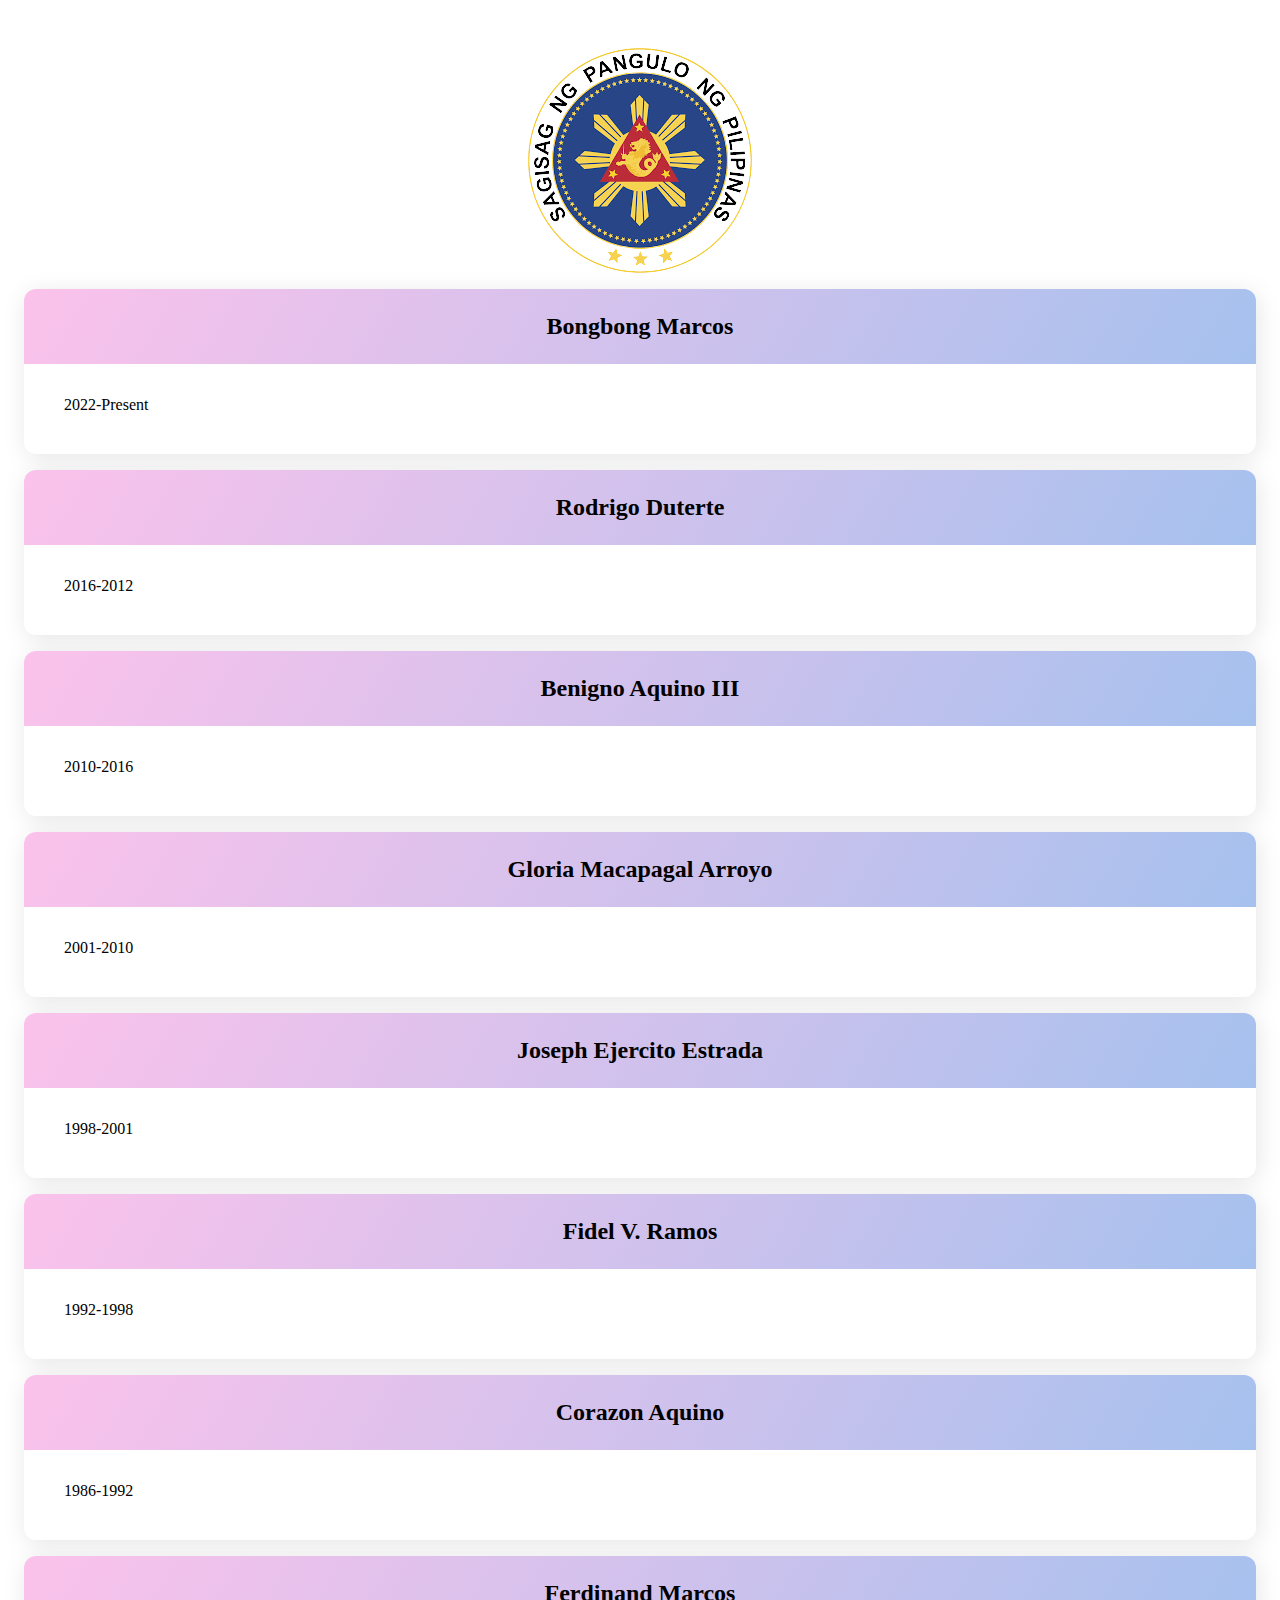
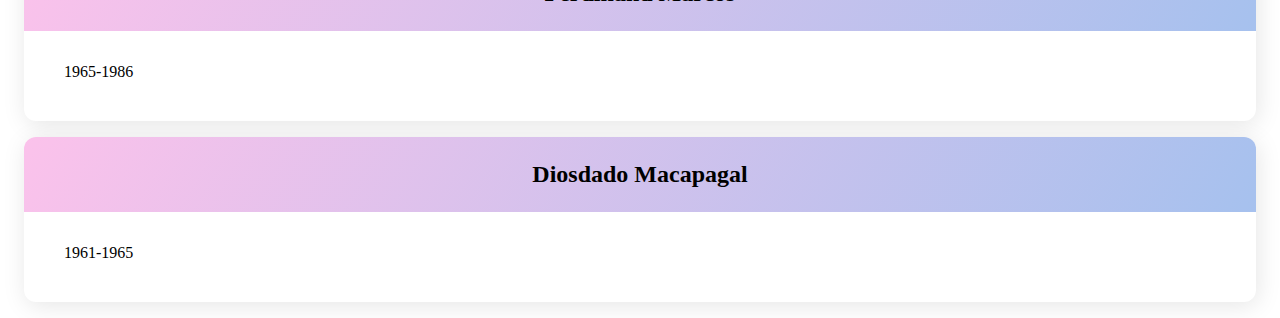
<file: JS activities/index.html>
<!DOCTYPE html>
<html lang="en">
  <head>
    <meta charset="UTF-8" />
    <meta http-equiv="X-UA-Compatible" content="IE=edge" />
    <meta name="viewport" content="width=device-width, initial-scale=1.0" />
    <title>Philippine Presidents</title>
    <link
      href="https://cdn.jsdelivr.net/npm/bootstrap@5.2.1/dist/css/bootstrap.min.css"
      rel="stylesheet"
      integrity="sha384-iYQeCzEYFbKjA/T2uDLTpkwGzCiq6soy8tYaI1GyVh/UjpbCx/TYkiZhlZB6+fzT"
      crossorigin="anonymous"
    />
    <link
      rel="stylesheet"
      href="https://cdnjs.cloudflare.com/ajax/libs/font-awesome/6.4.0/css/all.min.css"
    />
    <link rel="stylesheet" href="style.css" />
  </head>

  <body>
    <div id="root">
      <img>
      <div class="card">
      </div>
    </div>
    <script src="scripts.js"></script>

    <script
      src="https://cdn.jsdelivr.net/npm/@popperjs/core@2.11.6/dist/umd/popper.min.js"
      integrity="sha384-oBqDVmMz9ATKxIep9tiCxS/Z9fNfEXiDAYTujMAeBAsjFuCZSmKbSSUnQlmh/jp3"
      crossorigin="anonymous"
    ></script>

    <script
      src="https://cdn.jsdelivr.net/npm/bootstrap@5.2.1/dist/js/bootstrap.min.js"
      integrity="sha384-7VPbUDkoPSGFnVtYi0QogXtr74QeVeeIs99Qfg5YCF+TidwNdjvaKZX19NZ/e6oz"
      crossorigin="anonymous"
    ></script>
  </body>
</html>
</file>
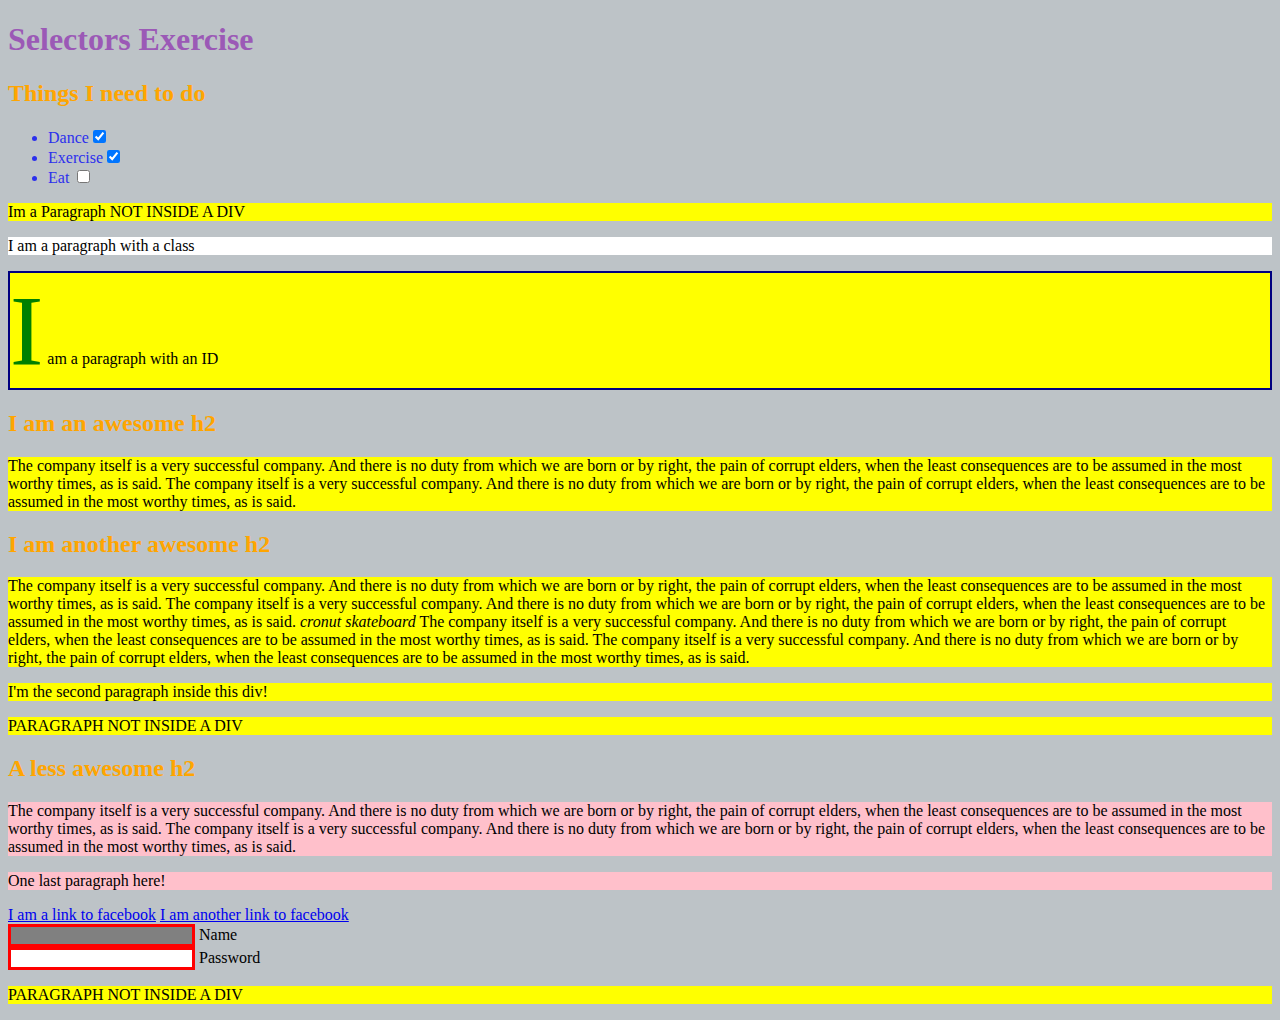
<file: FJA_advanced_selector.html>
<!DOCTYPE html>
<html>
  <head>
    <title>Selectors Exercise</title>
    <link rel="stylesheet" type="text/css" href="selector.css" />
  </head>
  <body>
    <main>
      <header>
        <h1>Selectors Exercise</h1>
        <div>
          <h2>Things I need to do</h2>

          <nav>
            <ul>
              <li>Dance<input type="checkbox" checked /></li>
              <li>Exercise<input type="checkbox" checked /></li>
              <li>Eat <input type="checkbox" /></li>
            </ul>
          </nav>
        </div>
      </header>

      <section>
        <p>Im a Paragraph NOT INSIDE A DIV</p>

        <div>
          <p class="hello">I am a paragraph with a class</p>
          <p id="special">I am a paragraph with an ID</p>

          <h2>I am an awesome h2</h2>

          <p>
            The company itself is a very successful company. And there is no duty from which we are
            born or by right, the pain of corrupt elders, when the least consequences are to be
            assumed in the most worthy times, as is said. The company itself is a very successful
            company. And there is no duty from which we are born or by right, the pain of corrupt
            elders, when the least consequences are to be assumed in the most worthy times, as is
            said.
          </p>
        </div>

        <div>
          <h2>I am another awesome h2</h2>

          <p>
            The company itself is a very successful company. And there is no duty from which we are
            born or by right, the pain of corrupt elders, when the least consequences are to be
            assumed in the most worthy times, as is said. The company itself is a very successful
            company. And there is no duty from which we are born or by right, the pain of corrupt
            elders, when the least consequences are to be assumed in the most worthy times, as is
            said.
            <em>cronut skateboard</em> The company itself is a very successful company. And there is
            no duty from which we are born or by right, the pain of corrupt elders, when the least
            consequences are to be assumed in the most worthy times, as is said. The company itself
            is a very successful company. And there is no duty from which we are born or by right,
            the pain of corrupt elders, when the least consequences are to be assumed in the most
            worthy times, as is said.
          </p>

          <p>I'm the second paragraph inside this div!</p>
        </div>

        <p>PARAGRAPH NOT INSIDE A DIV</p>

        <div>
          <h2>A less awesome h2</h2>

          <p>
            The company itself is a very successful company. And there is no duty from which we are
            born or by right, the pain of corrupt elders, when the least consequences are to be
            assumed in the most worthy times, as is said. The company itself is a very successful
            company. And there is no duty from which we are born or by right, the pain of corrupt
            elders, when the least consequences are to be assumed in the most worthy times, as is
            said.
          </p>

          <p>One last paragraph here!</p>

          <a href="#">I am a link to facebook</a>
          <a href="#">I am another link to facebook</a>
          <br />

          <input type="text" name="name" /><label> Name</label><br />
          <input type="password" name="password" /><label> Password</label><br />
        </div>

        <p>PARAGRAPH NOT INSIDE A DIV</p>
      </section>
    </main>
  </body>
</html>
</file>
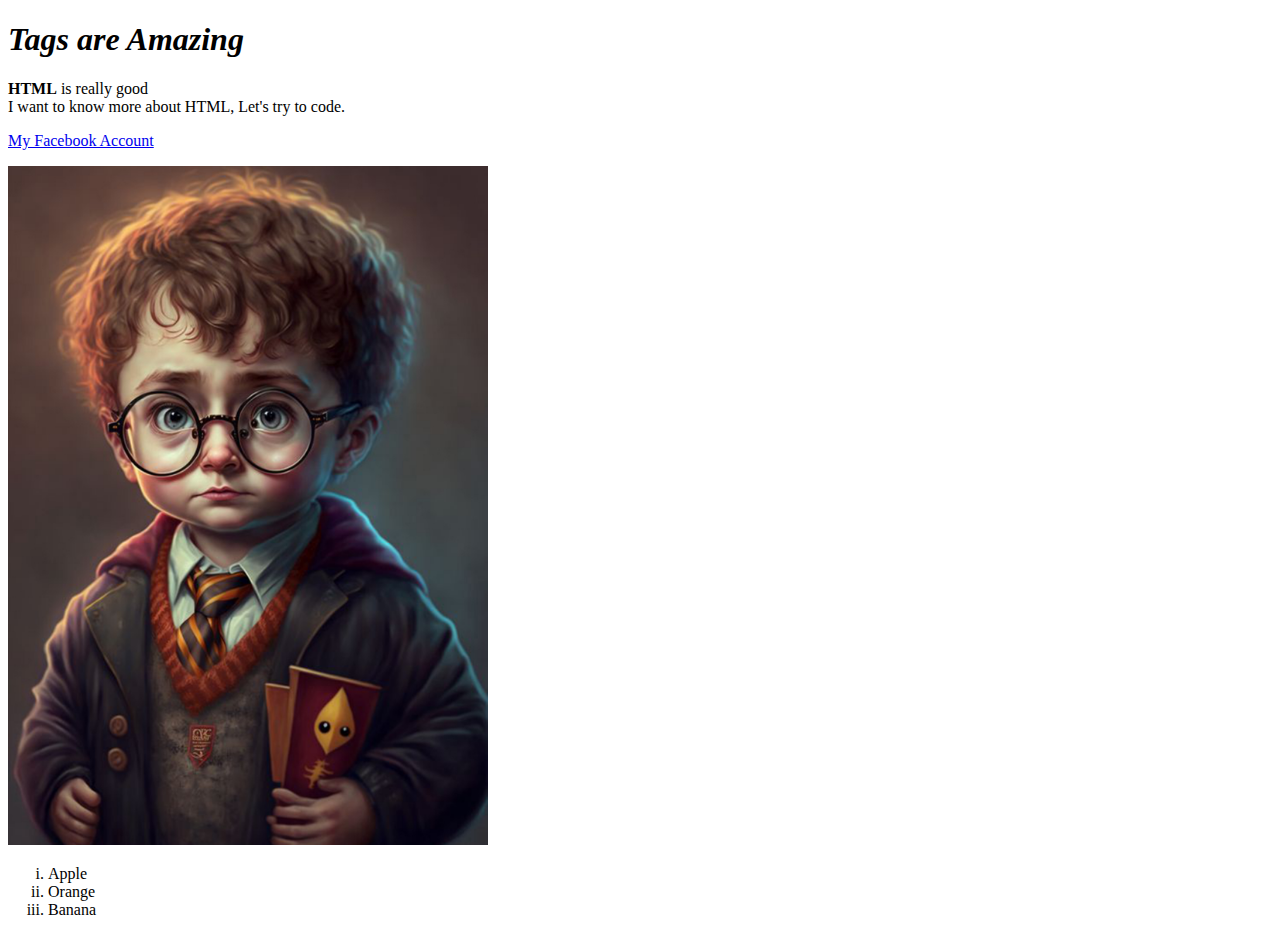
<file: FJA_first_html.html>
<!DOCTYPE html>
<html lang="en">
<head>
    <script></script>
    <style></style>
    <meta charset="UTF-8">
    <title>FJA First HTML Exercise</title>
    <h1><i>Tags are Amazing</i></h1>
<body>
    <div><b>HTML</b> is really good</div>
    <span>I want to know more about HTML, Let's try to code.</span>
    <!--This is my first html exercise-->
    <p><a href="https://www.facebook.com/imfeyfey7" target="_blank">My Facebook Account</a></p>
    <img src="images/harry_potter.jpg" width="480px" height="auto"/>
    <ol type="i">
        <li>Apple</li>
        <li>Orange</li>
        <li>Banana</li>
    </ol>
</body>
</head>  
</html>
</file>
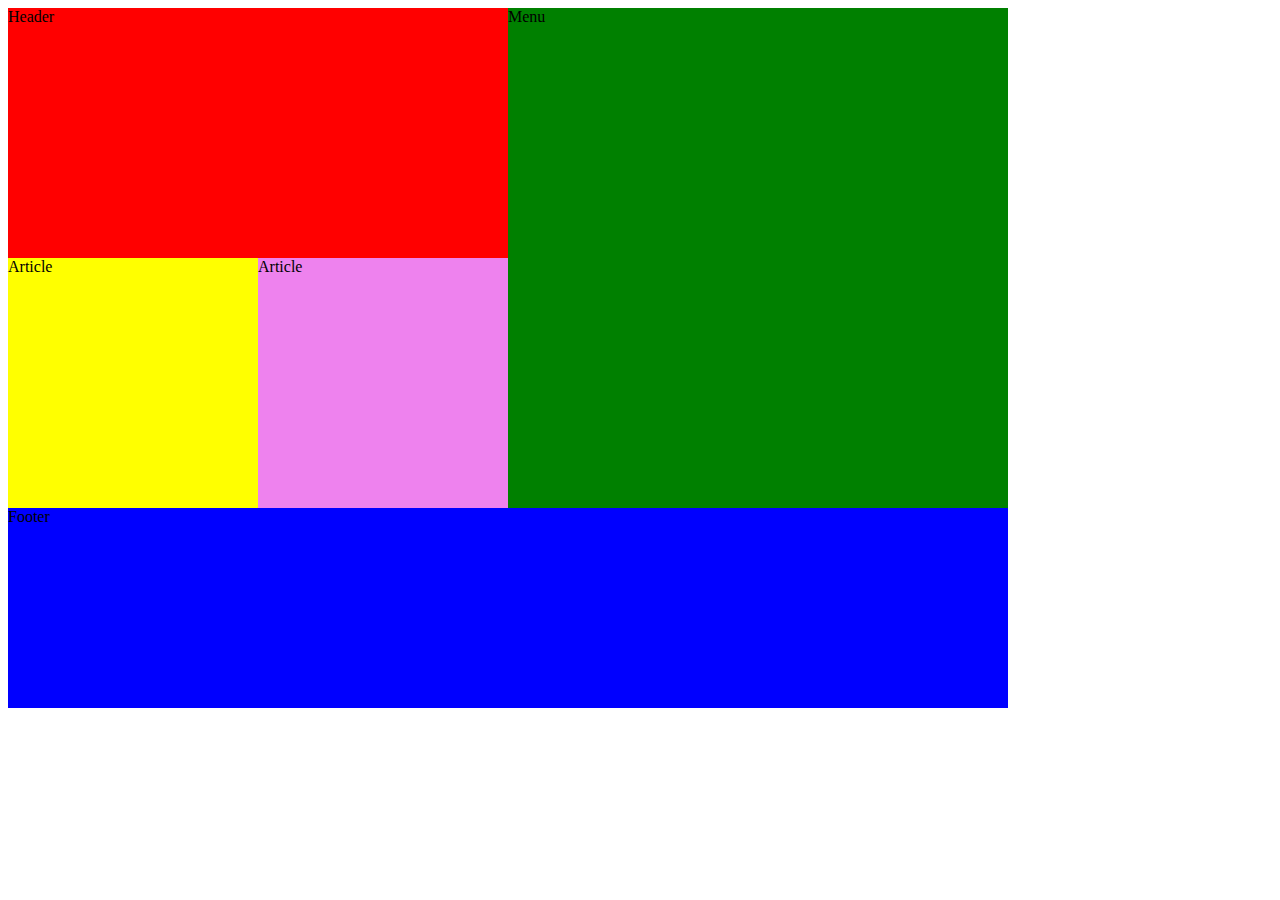
<file: FJA_flex_box.html>
<!DOCTYPE html>
<html>
  <head>
    <link rel="stylesheet" href="flex.css" />
  </head>
  <body>
    <main>
      <div class="parent">
        <div class="container">
          <div class="item header">Header</div>

          <div class="article-parent">
            <div class="item article1">Article</div>
            <div class="item article2">Article</div>
          </div>
        </div>

        <div class="aside">
          <div class="item menu">Menu</div>
        </div>
      </div>

        <footer>
         <div class="item footer-content">Footer</div>
        </footer>
    </main>
  </body>
</html>
</file>
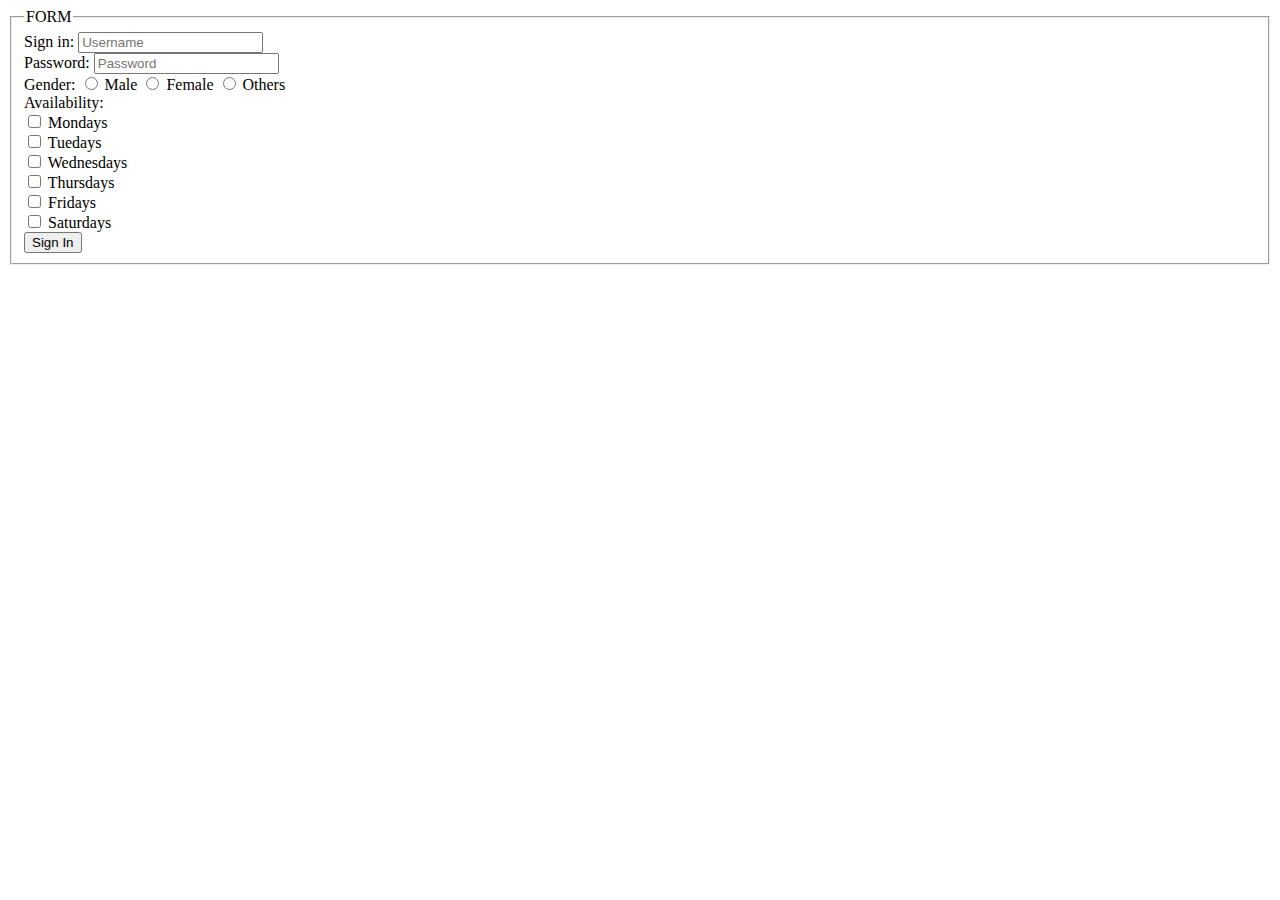
<file: FJA_forms.html>
<!DOCTYPE html>
<html lang="en">
<head>
    <meta charset="UTF-8">
    <title>Forms</title>
</head>
<body>
    <form>
        <fieldset>
        <legend>FORM</legend>
        <div>
            <label for="signin"> Sign in: <input id="signin" name="signin" type="text" placeholder="Username" class="inline" required/></label>
        </div>
        <div>
            <label for="password"> Password: <input id="password" name="password" type="password" placeholder="Password" minlength="8" class="inline" required/></label>
        </div>
        <div>
            <label for="gender"> Gender:</label>
            <label for="male"><input id="male" name="gender" type="radio" class="inline" required/> Male</label>
            <label for="female"><input id="female" name="gender" type="radio" class="inline" required/> Female</label>
            <label for="other"><input id="other" name="gender" type="radio" class="inline" required/> Others</label>
        </div>
        <div>
            <label for="available"> Availability:</label><br>
            <label for="mon"><input id="mon" name="available" type="checkbox" /> Mondays</label><br>
            <label for="tue"><input id="tue" name="available" type="checkbox" /> Tuedays</label><br>
            <label for="wed"><input id="wed" name="available" type="checkbox" /> Wednesdays</label><br>
            <label for="thur"><input id="thur" name="available" type="checkbox"/> Thursdays</label><br>
            <label for="fri"><input id="fri" name="available" type="checkbox" /> Fridays</label><br>
            <label for="sat"><input id="sat" name="available" type="checkbox" /> Saturdays</label>
        </div>
        <input type="submit" value="Sign In"/>
        
    </fieldset>
    </form>
</body>
</html>
</file>
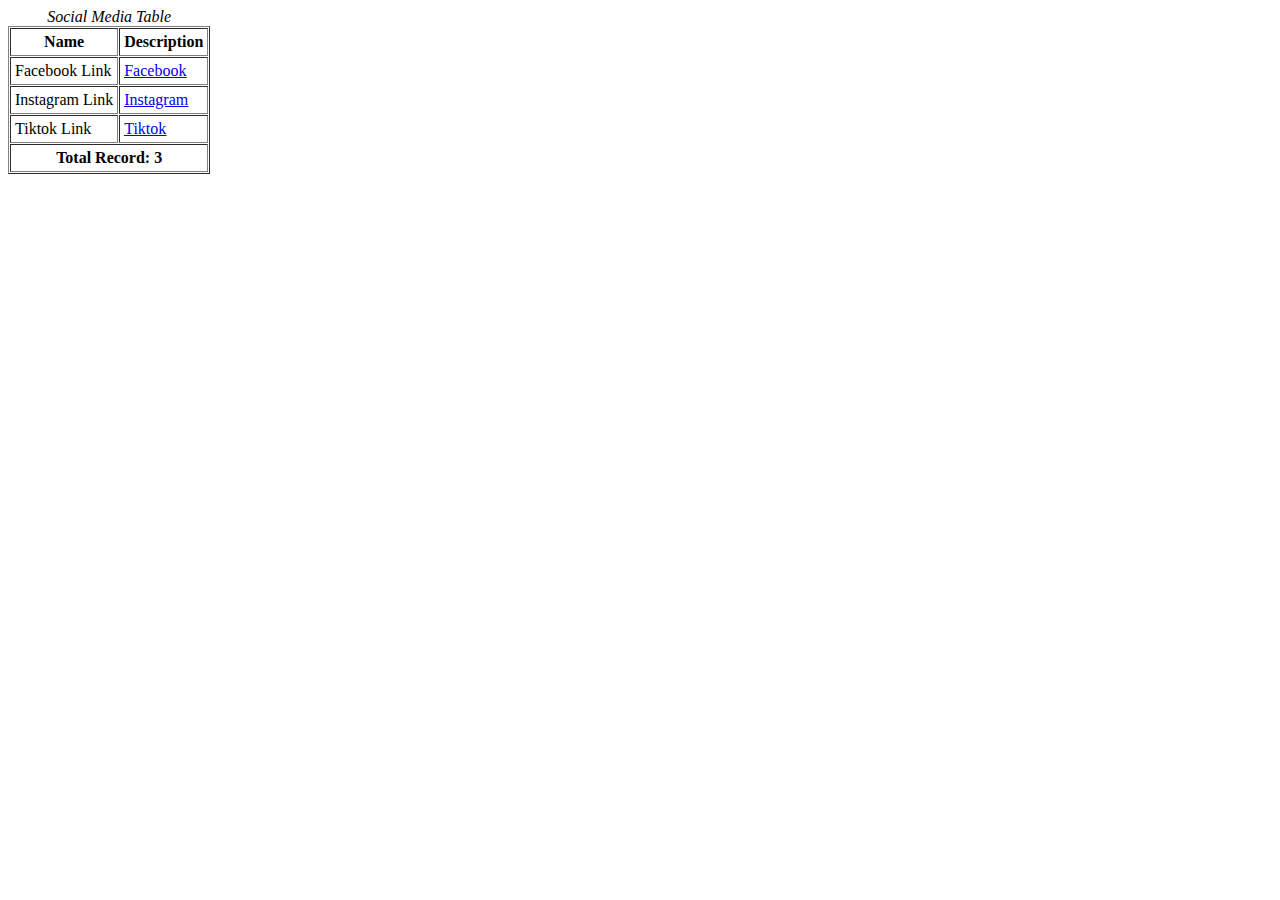
<file: FJA_tables.html>
<!DOCTYPE html>
<html lang="en">
<head>
    <meta charset="UTF-8">
    <title>Social Media Table</title>
</head>
<body>
    <table border="1" cellspacing="1px" cellpadding="4px">
        <caption><i>Social Media Table</i></caption>
        <thead>
            <tr>
                <th><b>Name</b></th>
                <th><b>Description</b></th>
            </tr>
        </thead>
        <tbody>
            <tr>
                <td>Facebook Link</td>
                <td><a href="https://www.facebook.com/imfeyfey7"><u>Facebook</u></a></td>
            </tr>
            <tr>
                <td>Instagram Link</td>
                <td><a href="https://www.instagram.com/fey_7/"><u>Instagram</u></a></td>
            </tr>
            <tr>
                <td>Tiktok Link</td>
                <td><a href="https://www.tiktok.com/@imfeyfey/"><u>Tiktok</u></a></td>
            </tr>
        </tbody>
        <tfoot>
            <tr>
                <td colspan="3" style="text-align: center;"><b>Total Record: 3</b></td>
            </tr>
        </tfoot>
    </table>
</body>
</html>
</file>
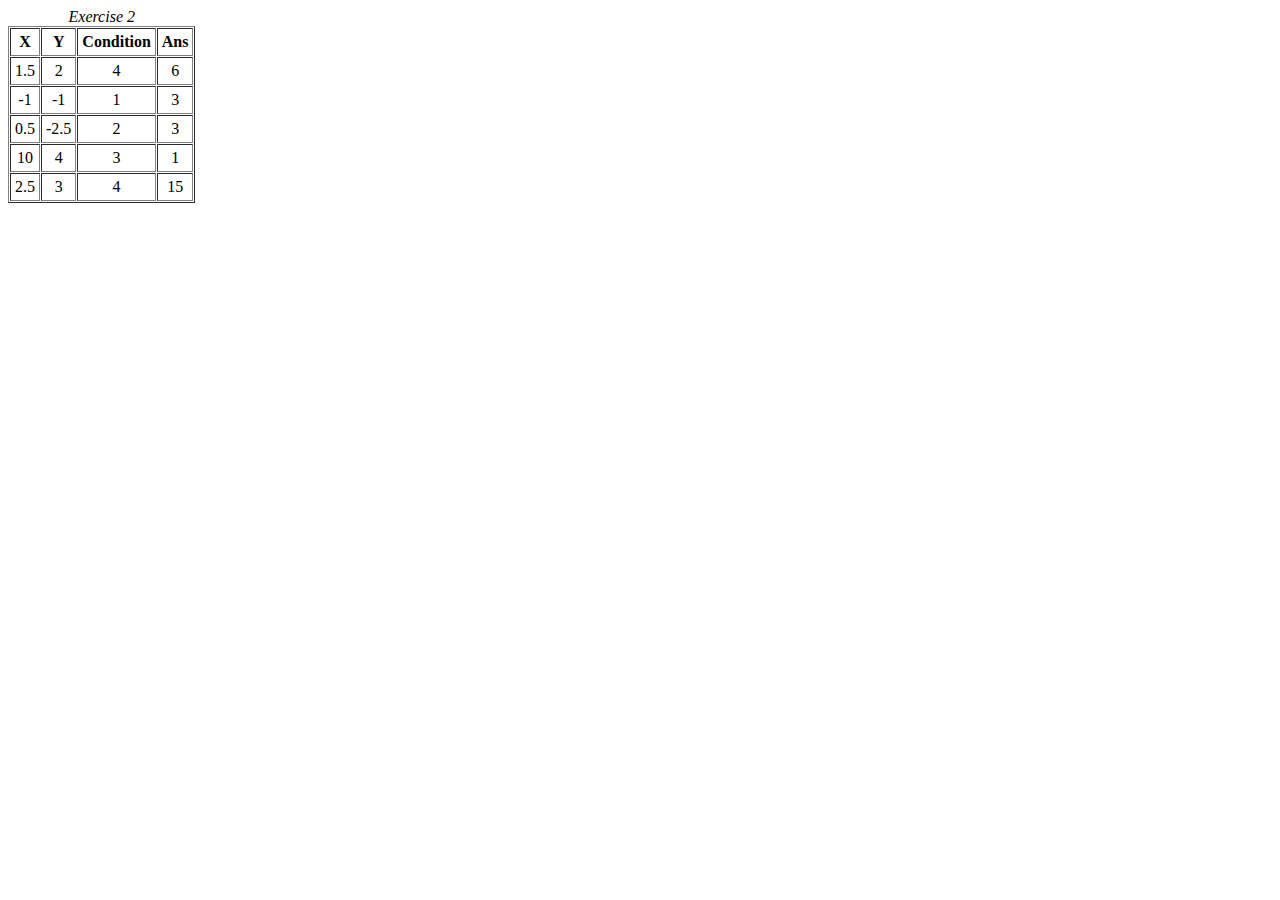
<file: JS activities/exercise2.html>
<!DOCTYPE html>
<html lang="en">
<head>
    <meta charset="UTF-8">
    <meta http-equiv="X-UA-Compatible" content="IE=edge">
    <meta name="viewport" content="width=device-width, initial-scale=1.0">
    <title>Basic JS</title>
</head>
<body>
 <table border="1" cellspacing="1px" cellpadding="4px">
  <caption><i>Exercise 2</i></caption>
    <thead>
      <tr>
        <th>X</th>
        <th>Y</th>
        <th>Condition</th>
        <th>Ans</th>
      </tr>
    </thead>
    <tbody style="text-align: center;">
      <tr>
        <td>1.5</td>
        <td>2</td>
        <td>4</td>
        <td>6</td>
      </tr>
      <tr>
        <td>-1</td>
        <td>-1</td>
        <td>1</td>
        <td>3</td>
      </tr>
      <tr>
        <td>0.5</td>
        <td>-2.5</td>
        <td>2</td>
        <td>3</td>
      </tr>
      <tr>
        <td>10</td>
        <td>4</td>
        <td>3</td>
        <td>1</td>
      </tr>
      <tr>
        <td>2.5</td>
        <td>3</td>
        <td>4</td>
        <td>15</td>
      </tr>
    </tbody>
 </table>

 <script scr="exercise2.js"></script>
</body>
</html>
</file>
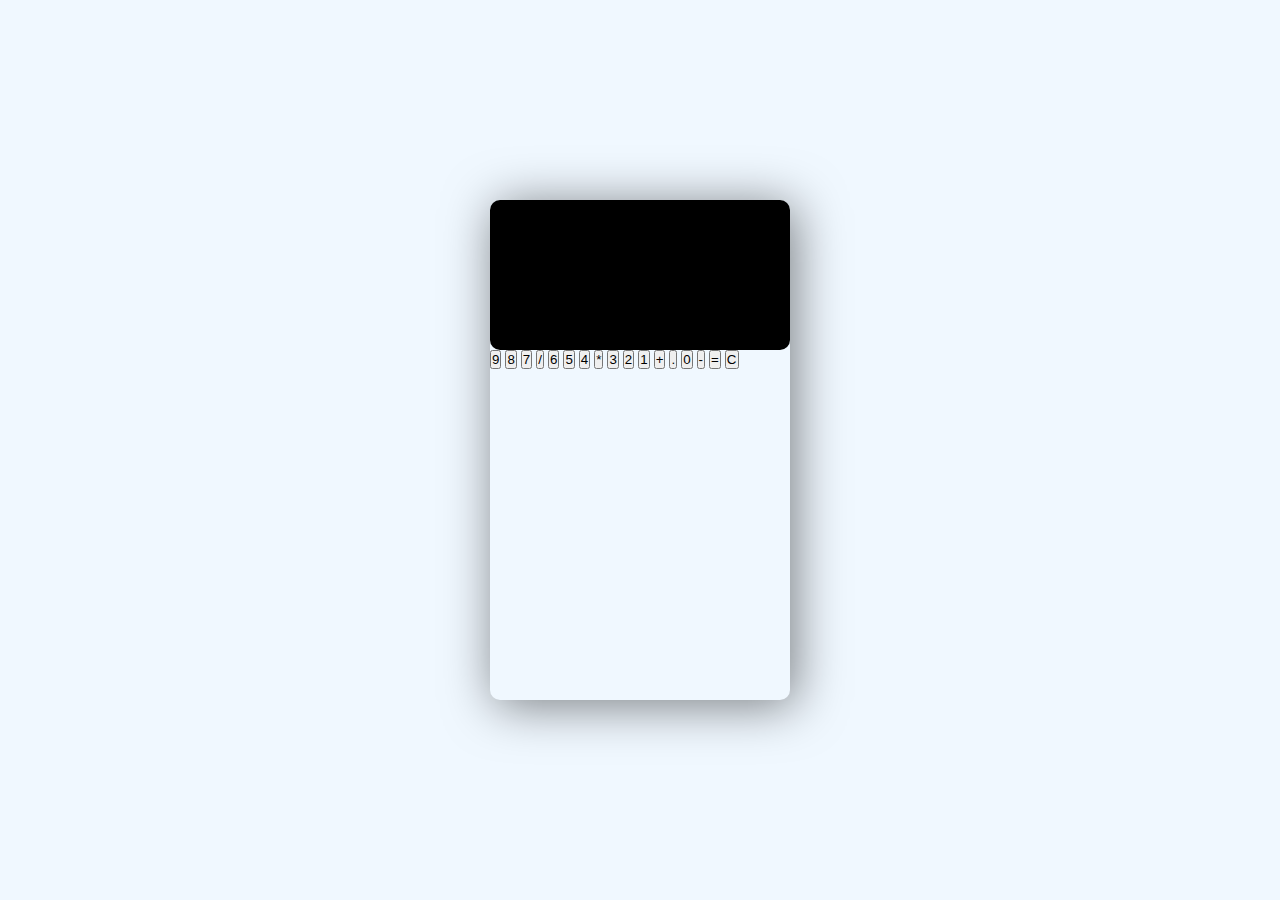
<file: JS activities/exercise5.html>
<!DOCTYPE html>
<html lang="en">
<head>
    <meta charset="UTF-8">
    <meta http-equiv="X-UA-Compatible" content="IE=edge">
    <meta name="viewport" content="width=device-width, initial-scale=1.0">
    <link rel="stylesheet" type="text/css" href="exercise5.css" />
    <title>Simple Calculator</title>

</head>
<body>
    <section class="calculator">
        <form>
            <input type="text" class="screen">
        </form>
        <div class="buttons">
         
            <button type="button" class="btn btn-gray" data-num="9">9</button>
            <button type="button" class="btn btn-gray" data-num="8">8</button>
            <button type="button" class="btn btn-gray" data-num="7">7</button>
            <button type="button" class="btn btn-blue" data-num="/">/</button>
            
            
            <button type="button" class="btn btn-gray" data-num="6">6</button>
            <button type="button" class="btn btn-gray" data-num="5">5</button>
            <button type="button" class="btn btn-gray" data-num="4">4</button>
            <button type="button" class="btn btn-blue" data-num="*">*</button>
            
            <button type="button" class="btn btn-gray" data-num="3">3</button>
            <button type="button" class="btn btn-gray" data-num="2">2</button>
            <button type="button" class="btn btn-gray" data-num="1">1</button>
            <button type="button" class="btn btn-blue" data-num="+">+</button>

            <button type="button" class="btn btn-gray" data-num=".">.</button>
            <button type="button" class="btn btn-gray" data-num="0">0</button>
            <button type="button" class="btn btn-blue" data-num="-">-</button>
            <button type="button" class="btn btn-blue" data-num="=">=</button>
            
            <button type="button" class="btn btn-red" data-num="C">C</button>
        </div>
    </section>
</body>
</html>
</file>
<file: JS activities/style.css>
* {
  box-sizing: border-box;
}

h1 {
  text-align: center;
  padding: 1.5rem 2.5rem;
  background-image: linear-gradient(120deg, #fbc2eb 0%, #a6c1ee 100%);
  margin: 0 0 2rem 0;
  font-size: 1.5rem;
  color: rgb(0, 0, 0);
}

img {
  display: block;
  margin: 1rem auto;
  max-width: 100%;
}

p {
  padding: 0 2.5rem 2.5rem;
  margin: 0;
}

.container {
  display: flex;
  flex-wrap: wrap;
  width: 30;
}

.card {
  margin: 1rem;
  background: white;
  box-shadow: 2px 4px 25px rgba(0, 0, 0, 0.1);
  border-radius: 12px;
  overflow: hidden;
  transition: all 0.2s linear;
  flex: 1 1 calc(33% - 2rem);
}

.card:hover {
  box-shadow: 2px 8px 45px rgba(0, 0, 0, 0.15);
  transform: translate3D(0, -2px, 0);
}
</file>
<file: selector.css>
body { 
    background-color: #bdc3c7;
}
h1 {
    color: #9b59b6;
}
h2 {
    color: orange;
}
li {
    color: #2c30ed;
}
p {
    background-color: yellow;
}
input {
    border:3px solid red
}
.hello {
    background-color: white;
}
#special {
    border:2px solid rgb(0,0,128)
}
input[type="text"] {
    background-color: gray;
 }
div:nth-of-type(3) p {
    background: pink;
}
div:nth-of-type(3) em {
    font-size: 20px; color:white;
}
#special::first-letter {
    color: green;
    font-size: 100px;
  }

h1:hover {
    color: blue;
}
a:focus {
    color: gray;}
</file>
<file: flex.css>
.parent {
    display:flex; 
    flex-direction:row; 
    justify-content: space-between;
    align-items:flex-start; 
    align-content: flex-start;
    width:1000px;
    height:500px;
   
}
.container {display:flex; 
    flex-flow:column wrap; 
    justify-content: space-between;
    align-items:flex-start; 
    align-content: flex-start;
    
}
.article-parent{
    display:flex;
    flex-direction: row; 
    align-items:flex-start; 
    justify-content: space-between;
}
.header {
    background-color: red;
    align-self: flex-start;
    width:500px;
    height:250px;
}

.article1 {
    background-color: yellow;
    align-self: flex-start;
    width:250px;
    height:250px;
}
.article2 {
    background-color: violet;
    align-self: flex-start;
    width:250px;
    height:250px;
}
.menu {
    background-color: green;
    width: 500px;
    height:500px;
}
.footer-content {
    background-color: blue;
    width: 1000px;
    height:200px;
}
</file>
<file: JS activities/exercise5.css>
*{
    padding:0;
    margin:0;
    box-sizing: border-box;
}
body{
    min-height: 100vh;
    background-color: aliceblue;
    display: flex;
    align-items: center;
    justify-content: center;
}

.calculator{
    width: 300px;
    height: 500px;
    box-shadow: 5px 5px 50px rgba(0,0,0,0.5);
    border-radius: 10px;
}

.screen{
    width:100%;
    height: 150px;
    color:aliceblue;
    background-color:black;
    border-radius: 10px;
    border: none;
    padding: 1rem;
    font-size: 2rem;
    text-align: right;
}

.button{
    width: 60px;
    height: 52px;
    font-size: 25px;
    font-weight: 600;
    cursor: pointer;
    border-radius: 5px;
}
</file>
